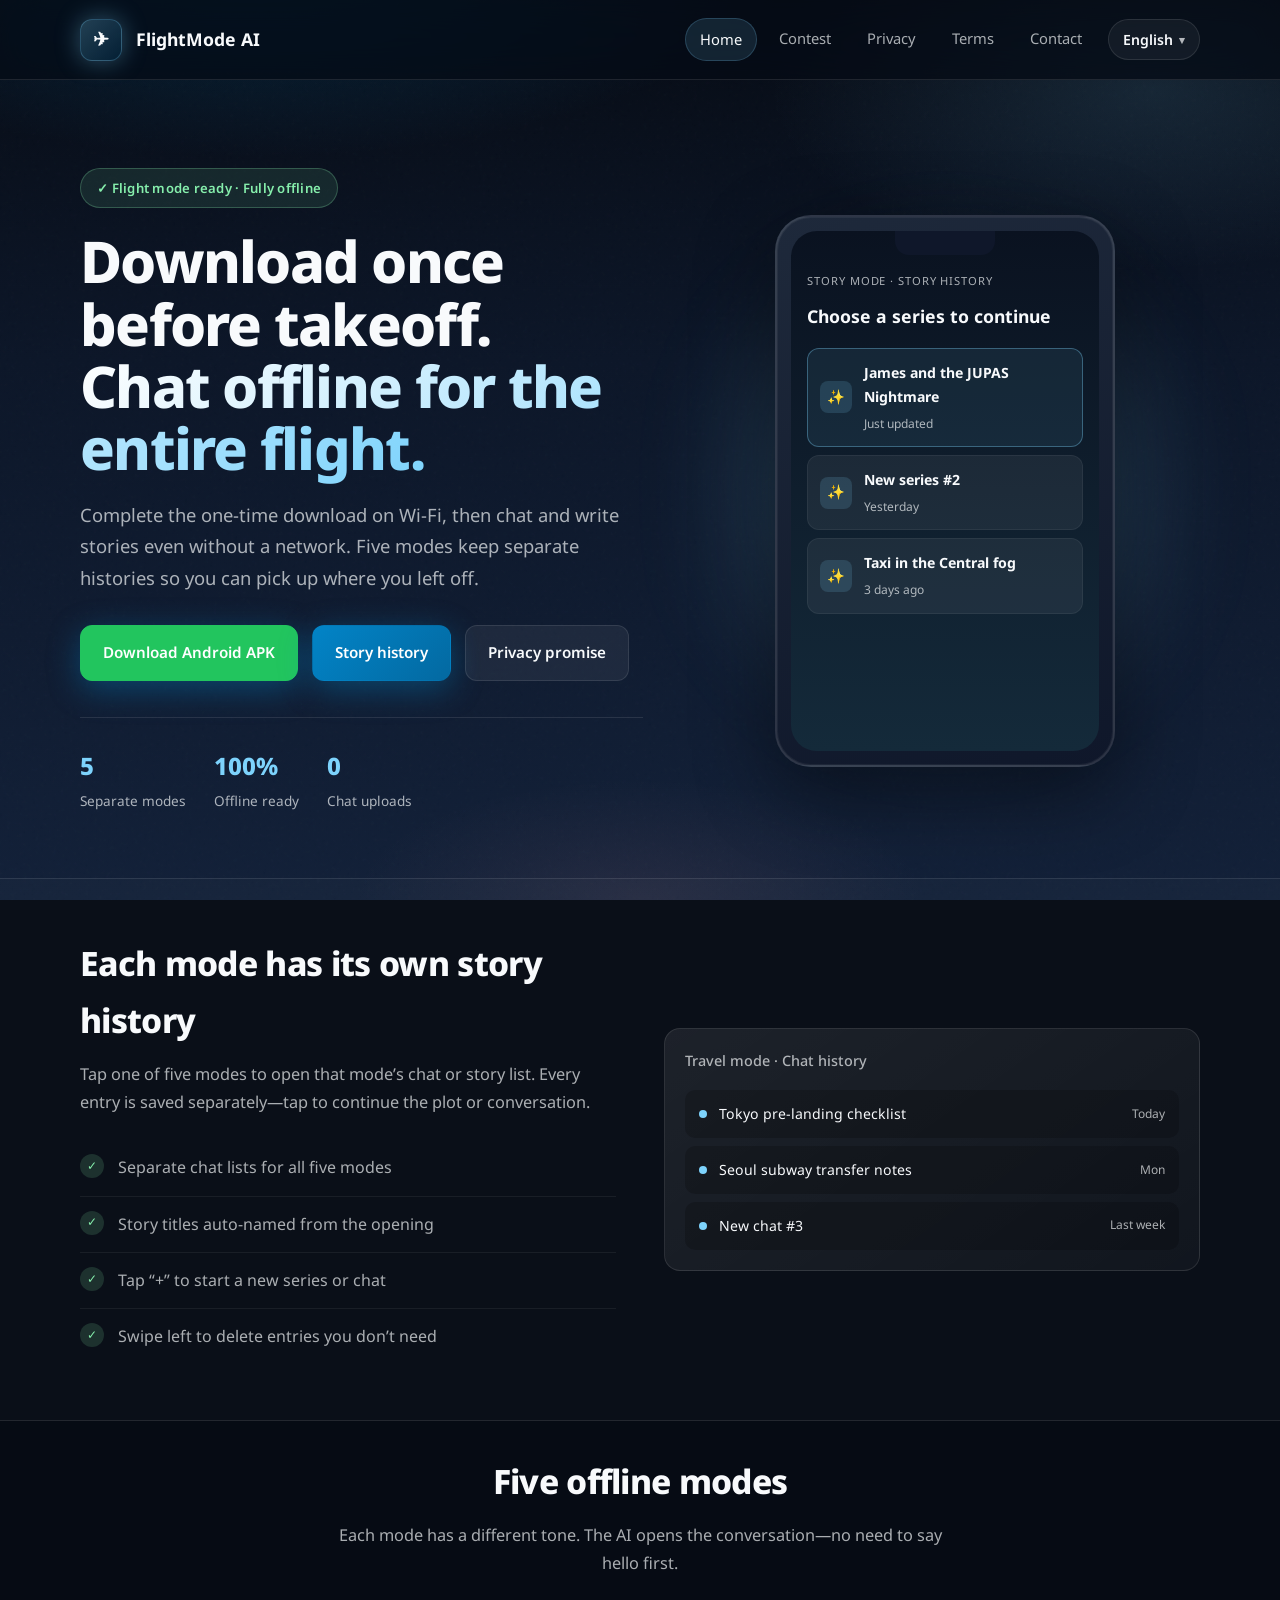
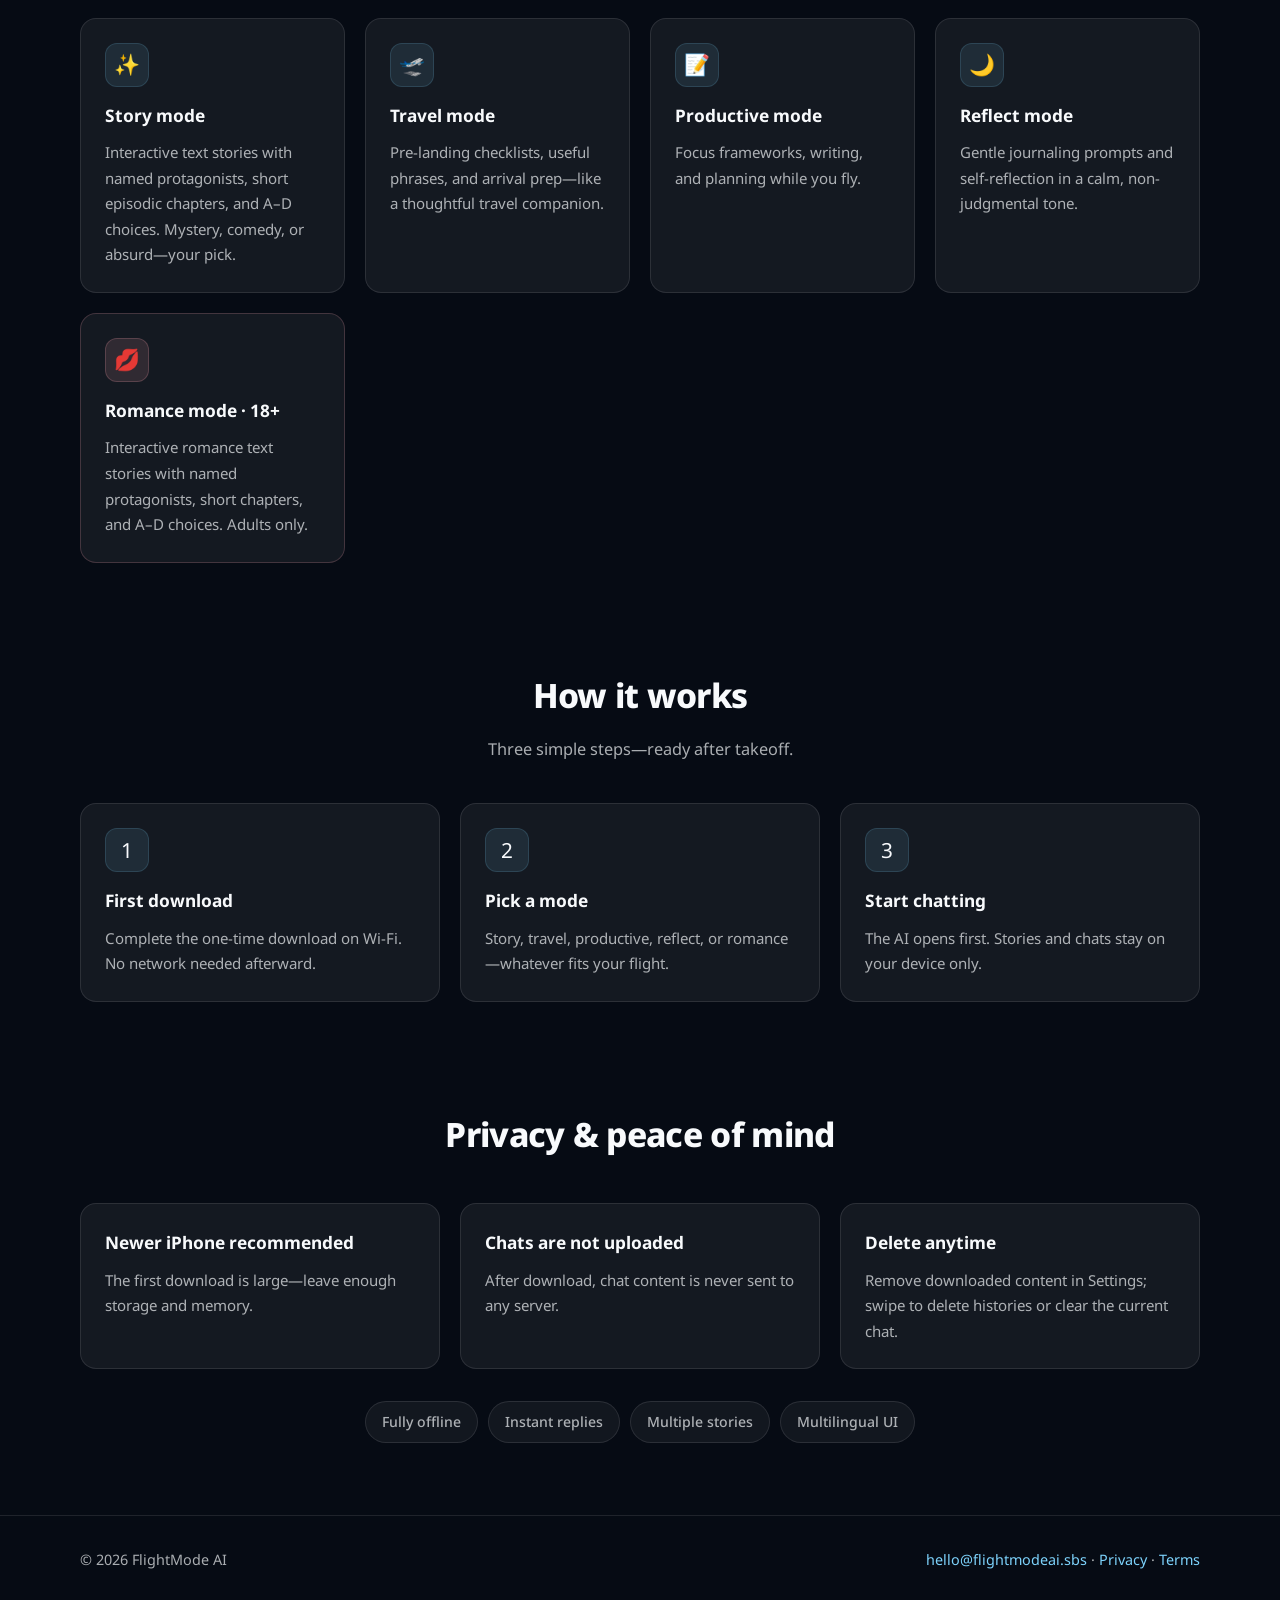
<file: index.html>
<!DOCTYPE html>
<html lang="en">
<head>
  <meta charset="UTF-8">
  <meta name="viewport" content="width=device-width, initial-scale=1.0">
  <meta name="description" content="FlightMode AI — offline chat for your flight. Download once before takeoff, then chat and interactive stories with no network.">
  <meta name="robots" content="index, follow">
  <link rel="canonical" href="https://flightmodeai.sbs/">
  <meta property="og:type" content="website">
  <meta property="og:url" content="https://flightmodeai.sbs/">
  <meta property="og:title" content="FlightMode AI">
  <meta property="og:description" content="Offline chat for your flight. Download once before takeoff, then chat and write interactive stories with no network.">
  <meta name="twitter:card" content="summary">
  <title>FlightMode AI</title>
  <script>
  (function () {
    var S = ["en", "zh-Hans", "zh-Hant", "ja"];
    var k = "flightmode-site-lang";
    var s = localStorage.getItem(k);
    if (!s || S.indexOf(s) === -1) {
      var ls = navigator.languages && navigator.languages.length ? navigator.languages : [navigator.language || "en"];
      for (var i = 0; i < ls.length; i++) {
        var l = String(ls[i] || "").toLowerCase();
        if (l.indexOf("ja") === 0) { s = "ja"; break; }
        if (l.indexOf("zh") === 0) {
          s = (l.indexOf("hant") !== -1 || l.indexOf("tw") !== -1 || l.indexOf("hk") !== -1 || l.indexOf("mo") !== -1) ? "zh-Hant" : "zh-Hans";
          break;
        }
        if (l.indexOf("en") === 0) { s = "en"; break; }
      }
      s = s || "en";
    }
    document.documentElement.lang = s;
    document.documentElement.dataset.lang = s;
  })();
  </script>
  <link rel="stylesheet" href="styles.css">
</head>
<body data-page="index">
  <header class="site-header">
    <div class="wrap header-inner">
      <a class="brand" href="index.html">
        <span class="brand-icon">✈︎</span>
        <span data-i18n="brand.name">FlightMode AI</span>
      </a>
      <div class="header-actions">
        <nav>
          <a class="active" href="index.html" data-i18n="nav.home">Home</a>
          <a href="contest.html" data-i18n="nav.contest">Contest</a>
          <a href="privacy.html" data-i18n="nav.privacy">Privacy</a>
          <a href="terms.html" data-i18n="nav.terms">Terms</a>
          <a href="contact.html" data-i18n="nav.contact">Contact</a>
        </nav>
        <div class="lang-switcher">
          <button type="button" class="lang-toggle" id="langToggle" aria-haspopup="listbox" aria-expanded="false" aria-label="Language">
            <span class="lang-current">English</span>
            <span class="lang-chevron" aria-hidden="true">▾</span>
          </button>
          <ul class="lang-menu" id="langMenu" role="listbox" hidden>
            <li><button type="button" role="option" data-lang="en">English</button></li>
            <li><button type="button" role="option" data-lang="zh-Hans">简体中文</button></li>
            <li><button type="button" role="option" data-lang="zh-Hant">繁體中文</button></li>
            <li><button type="button" role="option" data-lang="ja">日本語</button></li>
          </ul>
        </div>
      </div>
    </div>
  </header>

  <main>
    <section class="hero">
      <div class="wrap hero-grid">
        <div>
          <div class="eyebrow" data-i18n="index.hero.eyebrow">✓ Flight mode ready · Fully offline</div>
          <h1 data-i18n-html="index.hero.title">Download once before takeoff.<br><span class="gradient">Chat offline for the entire flight.</span></h1>
          <p class="lead" data-i18n="index.hero.lead">
            Complete the one-time download on Wi‑Fi, then chat and write stories even without a network. Five modes keep separate histories so you can pick up where you left off.
          </p>
          <div class="cta-row">
            <a class="button primary" href="app-debug.apk" download style="background: #22c55e; border-color: #22c55e;">Download Android APK</a>
            <a class="button primary" href="#history" data-i18n="index.hero.ctaHistory">Story history</a>
            <a class="button secondary" href="privacy.html" data-i18n="index.hero.ctaPrivacy">Privacy promise</a>
          </div>
          <div class="hero-stats">
            <div class="stat"><strong>5</strong><span data-i18n="index.hero.statModes">Separate modes</span></div>
            <div class="stat"><strong>100%</strong><span data-i18n="index.hero.statOffline">Offline ready</span></div>
            <div class="stat"><strong>0</strong><span data-i18n="index.hero.statUpload">Chat uploads</span></div>
          </div>
        </div>

        <div class="phone-mock">
          <div class="phone-glow"></div>
          <div class="phone-frame">
            <div class="phone-screen">
              <div class="phone-notch"></div>
              <div class="phone-label" data-i18n="index.phone.label">Story mode · Story history</div>
              <div class="phone-title" data-i18n="index.phone.title">Choose a series to continue</div>
              <div class="phone-item active">
                <div class="phone-item-icon">✨</div>
                <div class="phone-item-text">
                  <strong data-i18n="index.phone.item1.title">James and the JUPAS Nightmare</strong>
                  <span data-i18n="index.phone.item1.time">Just updated</span>
                </div>
              </div>
              <div class="phone-item">
                <div class="phone-item-icon">✨</div>
                <div class="phone-item-text">
                  <strong data-i18n="index.phone.item2.title">New series #2</strong>
                  <span data-i18n="index.phone.item2.time">Yesterday</span>
                </div>
              </div>
              <div class="phone-item">
                <div class="phone-item-icon">✨</div>
                <div class="phone-item-text">
                  <strong data-i18n="index.phone.item3.title">Taxi in the Central fog</strong>
                  <span data-i18n="index.phone.item3.time">3 days ago</span>
                </div>
              </div>
            </div>
          </div>
        </div>
      </div>
    </section>

    <section class="feature-band" id="history">
      <div class="wrap feature-split">
        <div>
          <h2 class="section-title" data-i18n="index.history.title">Each mode has its own story history</h2>
          <p class="section-sub" style="text-align: left;" data-i18n="index.history.sub">
            Tap one of five modes to open that mode’s chat or story list. Every entry is saved separately—tap to continue the plot or conversation.
          </p>
          <ul class="feature-list">
            <li><span class="check">✓</span> <span data-i18n="index.history.f1">Separate chat lists for all five modes</span></li>
            <li><span class="check">✓</span> <span data-i18n="index.history.f2">Story titles auto-named from the opening</span></li>
            <li><span class="check">✓</span> <span data-i18n="index.history.f3">Tap “+” to start a new series or chat</span></li>
            <li><span class="check">✓</span> <span data-i18n="index.history.f4">Swipe left to delete entries you don’t need</span></li>
          </ul>
        </div>
        <div class="history-preview">
          <h4 data-i18n="index.history.preview.title">Travel mode · Chat history</h4>
          <div class="history-row">
            <span class="history-dot"></span>
            <span data-i18n="index.history.preview.r1">Tokyo pre-landing checklist</span>
            <time data-i18n="index.history.preview.r1.time">Today</time>
          </div>
          <div class="history-row">
            <span class="history-dot"></span>
            <span data-i18n="index.history.preview.r2">Seoul subway transfer notes</span>
            <time data-i18n="index.history.preview.r2.time">Mon</time>
          </div>
          <div class="history-row">
            <span class="history-dot"></span>
            <span data-i18n="index.history.preview.r3">New chat #3</span>
            <time data-i18n="index.history.preview.r3.time">Last week</time>
          </div>
        </div>
      </div>
    </section>

    <section id="modes">
      <div class="wrap">
        <div class="section-head">
          <h2 class="section-title" data-i18n="index.modes.title">Five offline modes</h2>
          <p class="section-sub" data-i18n="index.modes.sub">Each mode has a different tone. The AI opens the conversation—no need to say hello first.</p>
        </div>
        <div class="modes">
          <article class="card">
            <div class="icon">✨</div>
            <h3 data-i18n="index.modes.story.title">Story mode</h3>
            <p data-i18n="index.modes.story.desc">Interactive text stories with named protagonists, short episodic chapters, and A–D choices.</p>
          </article>
          <article class="card">
            <div class="icon">🛫</div>
            <h3 data-i18n="index.modes.travel.title">Travel mode</h3>
            <p data-i18n="index.modes.travel.desc">Pre-landing checklists, useful phrases, and arrival prep—like a thoughtful travel companion.</p>
          </article>
          <article class="card">
            <div class="icon">📝</div>
            <h3 data-i18n="index.modes.productive.title">Productive mode</h3>
            <p data-i18n="index.modes.productive.desc">Focus frameworks, writing, and planning while you fly.</p>
          </article>
          <article class="card">
            <div class="icon">🌙</div>
            <h3 data-i18n="index.modes.reflect.title">Reflect mode</h3>
            <p data-i18n="index.modes.reflect.desc">Gentle journaling prompts and self-reflection in a calm, non-judgmental tone.</p>
          </article>
          <article class="card adult">
            <div class="icon">💋</div>
            <h3 data-i18n="index.modes.romance.title">Romance mode · 18+</h3>
            <p data-i18n="index.modes.romance.desc">Interactive romance text stories with named protagonists, short chapters, and A–D choices. Adults only.</p>
          </article>
        </div>
      </div>
    </section>

    <section id="how-it-works">
      <div class="wrap">
        <div class="section-head">
          <h2 class="section-title" data-i18n="index.how.title">How it works</h2>
          <p class="section-sub" data-i18n="index.how.sub">Three simple steps—ready after takeoff.</p>
        </div>
        <div class="grid-3">
          <article class="card">
            <div class="icon">1</div>
            <h3 data-i18n="index.how.s1.title">First download</h3>
            <p data-i18n="index.how.s1.desc">Complete the one-time download on Wi‑Fi. No network needed afterward.</p>
          </article>
          <article class="card">
            <div class="icon">2</div>
            <h3 data-i18n="index.how.s2.title">Pick a mode</h3>
            <p data-i18n="index.how.s2.desc">Story, travel, productive, reflect, or romance—whatever fits your flight.</p>
          </article>
          <article class="card">
            <div class="icon">3</div>
            <h3 data-i18n="index.how.s3.title">Start chatting</h3>
            <p data-i18n="index.how.s3.desc">The AI opens first. Stories and chats stay on your device only.</p>
          </article>
        </div>
      </div>
    </section>

    <section>
      <div class="wrap">
        <div class="section-head">
          <h2 class="section-title" data-i18n="index.trust.title">Privacy & peace of mind</h2>
        </div>
        <div class="grid-3">
          <article class="card">
            <h3 data-i18n="index.trust.s1.title">Newer device recommended</h3>
            <p data-i18n="index.trust.s1.desc">The first download is large—leave enough storage and memory.</p>
          </article>
          <article class="card">
            <h3 data-i18n="index.trust.s2.title">Chats are not uploaded</h3>
            <p data-i18n="index.trust.s2.desc">After download, chat content is never sent to any server.</p>
          </article>
          <article class="card">
            <h3 data-i18n="index.trust.s3.title">Delete anytime</h3>
            <p data-i18n="index.trust.s3.desc">Remove downloaded content in Settings; swipe to delete histories or clear the current chat.</p>
          </article>
        </div>
        <div class="pill-row" style="margin-top: 32px;">
          <span class="pill" data-i18n="index.pill.offline">Fully offline</span>
          <span class="pill" data-i18n="index.pill.instant">Instant replies</span>
          <span class="pill" data-i18n="index.pill.multi">Multiple stories</span>
          <span class="pill" data-i18n="index.pill.lang">Multilingual UI</span>
        </div>
      </div>
    </section>
  </main>

  <footer class="site-footer">
    <div class="wrap">
      <span data-i18n="footer.copyright">© 2026 FlightMode AI</span>
      <span>
        <a href="mailto:hello@flightmodeai.sbs">hello@flightmodeai.sbs</a> ·
        <a href="privacy.html" data-i18n="footer.privacy">Privacy</a> ·
        <a href="terms.html" data-i18n="footer.terms">Terms</a>
      </span>
    </div>
  </footer>
  <script src="i18n.js"></script>
</body>
</html>
</file>
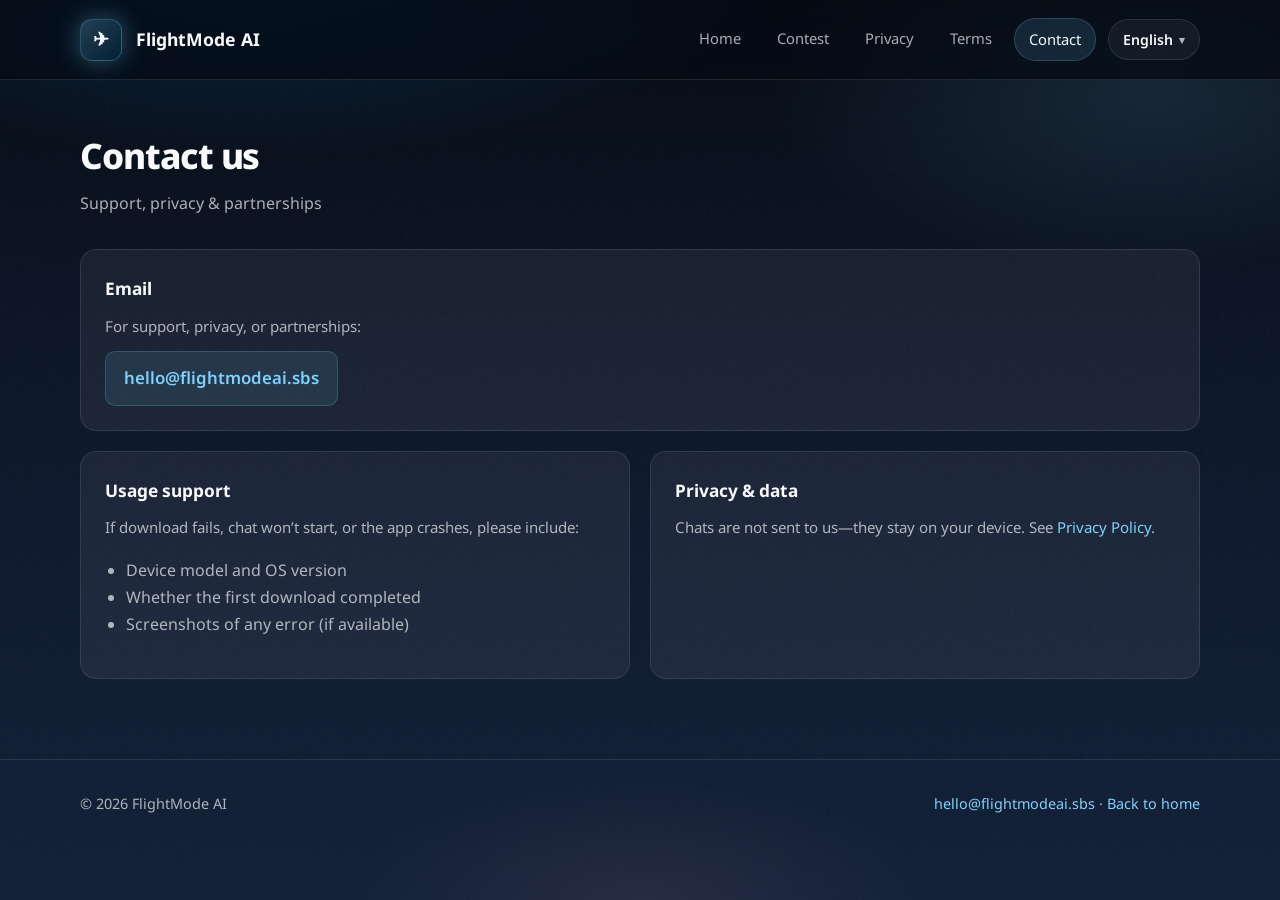
<file: contact.html>
<!DOCTYPE html>
<html lang="en">
<head>
  <meta charset="UTF-8">
  <meta name="viewport" content="width=device-width, initial-scale=1.0">
  <title>Contact · FlightMode AI</title>
  <script>
  (function () {
    var S = ["en", "zh-Hans", "zh-Hant", "ja"];
    var k = "flightmode-site-lang";
    var s = localStorage.getItem(k);
    if (!s || S.indexOf(s) === -1) {
      var ls = navigator.languages && navigator.languages.length ? navigator.languages : [navigator.language || "en"];
      for (var i = 0; i < ls.length; i++) {
        var l = String(ls[i] || "").toLowerCase();
        if (l.indexOf("ja") === 0) { s = "ja"; break; }
        if (l.indexOf("zh") === 0) {
          s = (l.indexOf("hant") !== -1 || l.indexOf("tw") !== -1 || l.indexOf("hk") !== -1 || l.indexOf("mo") !== -1) ? "zh-Hant" : "zh-Hans";
          break;
        }
        if (l.indexOf("en") === 0) { s = "en"; break; }
      }
      s = s || "en";
    }
    document.documentElement.lang = s;
    document.documentElement.dataset.lang = s;
  })();
  </script>
  <link rel="stylesheet" href="styles.css">
</head>
<body data-page="contact">
  <header class="site-header">
    <div class="wrap header-inner">
      <a class="brand" href="index.html">
        <span class="brand-icon">✈︎</span>
        <span data-i18n="brand.name">FlightMode AI</span>
      </a>
      <div class="header-actions">
        <nav>
          <a href="index.html" data-i18n="nav.home">Home</a>
          <a href="contest.html" data-i18n="nav.contest">Contest</a>
          <a href="privacy.html" data-i18n="nav.privacy">Privacy</a>
          <a href="terms.html" data-i18n="nav.terms">Terms</a>
          <a class="active" href="contact.html" data-i18n="nav.contact">Contact</a>
        </nav>
        <div class="lang-switcher">
          <button type="button" class="lang-toggle" id="langToggle" aria-haspopup="listbox" aria-expanded="false" aria-label="Language">
            <span class="lang-current">English</span>
            <span class="lang-chevron" aria-hidden="true">▾</span>
          </button>
          <ul class="lang-menu" id="langMenu" role="listbox" hidden>
            <li><button type="button" role="option" data-lang="en">English</button></li>
            <li><button type="button" role="option" data-lang="zh-Hans">简体中文</button></li>
            <li><button type="button" role="option" data-lang="zh-Hant">繁體中文</button></li>
            <li><button type="button" role="option" data-lang="ja">日本語</button></li>
          </ul>
        </div>
      </div>
    </div>
  </header>

  <main class="content-page">
    <div class="wrap">
      <h1 data-i18n="contact.title">Contact us</h1>
      <p class="meta" data-i18n="contact.meta">Support, privacy & partnerships</p>

      <article class="card" style="margin-bottom: 20px;">
        <h3 data-i18n="contact.email.title">Email</h3>
        <p data-i18n="contact.email.p">For support, privacy, or partnerships:</p>
        <a class="contact-email" href="mailto:hello@flightmodeai.sbs">hello@flightmodeai.sbs</a>
      </article>

      <div class="grid-2">
        <article class="card">
          <h3 data-i18n="contact.support.title">Usage support</h3>
          <p data-i18n="contact.support.p">If download fails, chat won’t start, or the app crashes, please include:</p>
          <ul>
            <li data-i18n="contact.support.li1"></li>
            <li data-i18n="contact.support.li2"></li>
            <li data-i18n="contact.support.li3"></li>
          </ul>
        </article>

        <article class="card">
          <h3 data-i18n="contact.privacy.title">Privacy & data</h3>
          <p data-i18n-html="contact.privacy.p"></p>
        </article>
      </div>
    </div>
  </main>

  <footer class="site-footer">
    <div class="wrap">
      <span data-i18n="footer.copyright">© 2026 FlightMode AI</span>
      <span>
        <a href="mailto:hello@flightmodeai.sbs">hello@flightmodeai.sbs</a> ·
        <a href="index.html" data-i18n="footer.backHome">Back to home</a>
      </span>
    </div>
  </footer>
  <script src="i18n.js"></script>
</body>
</html>
</file>
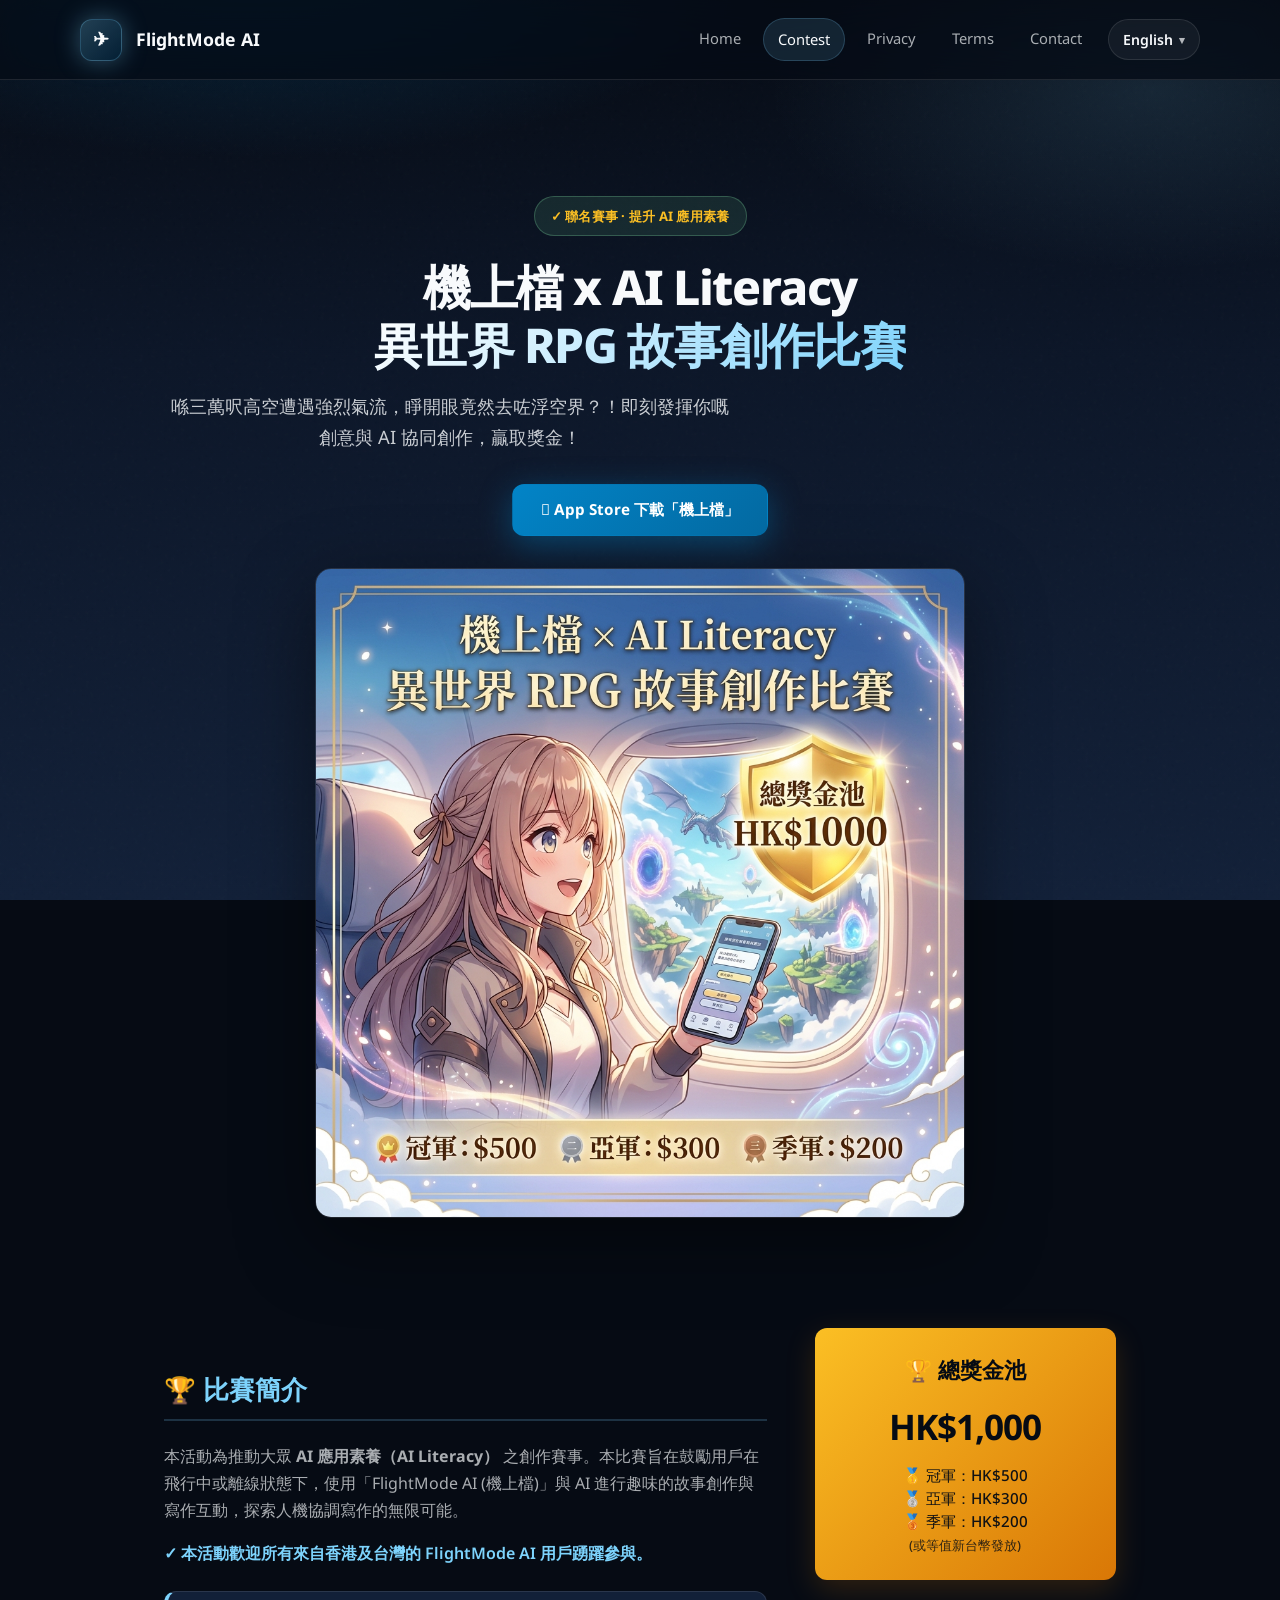
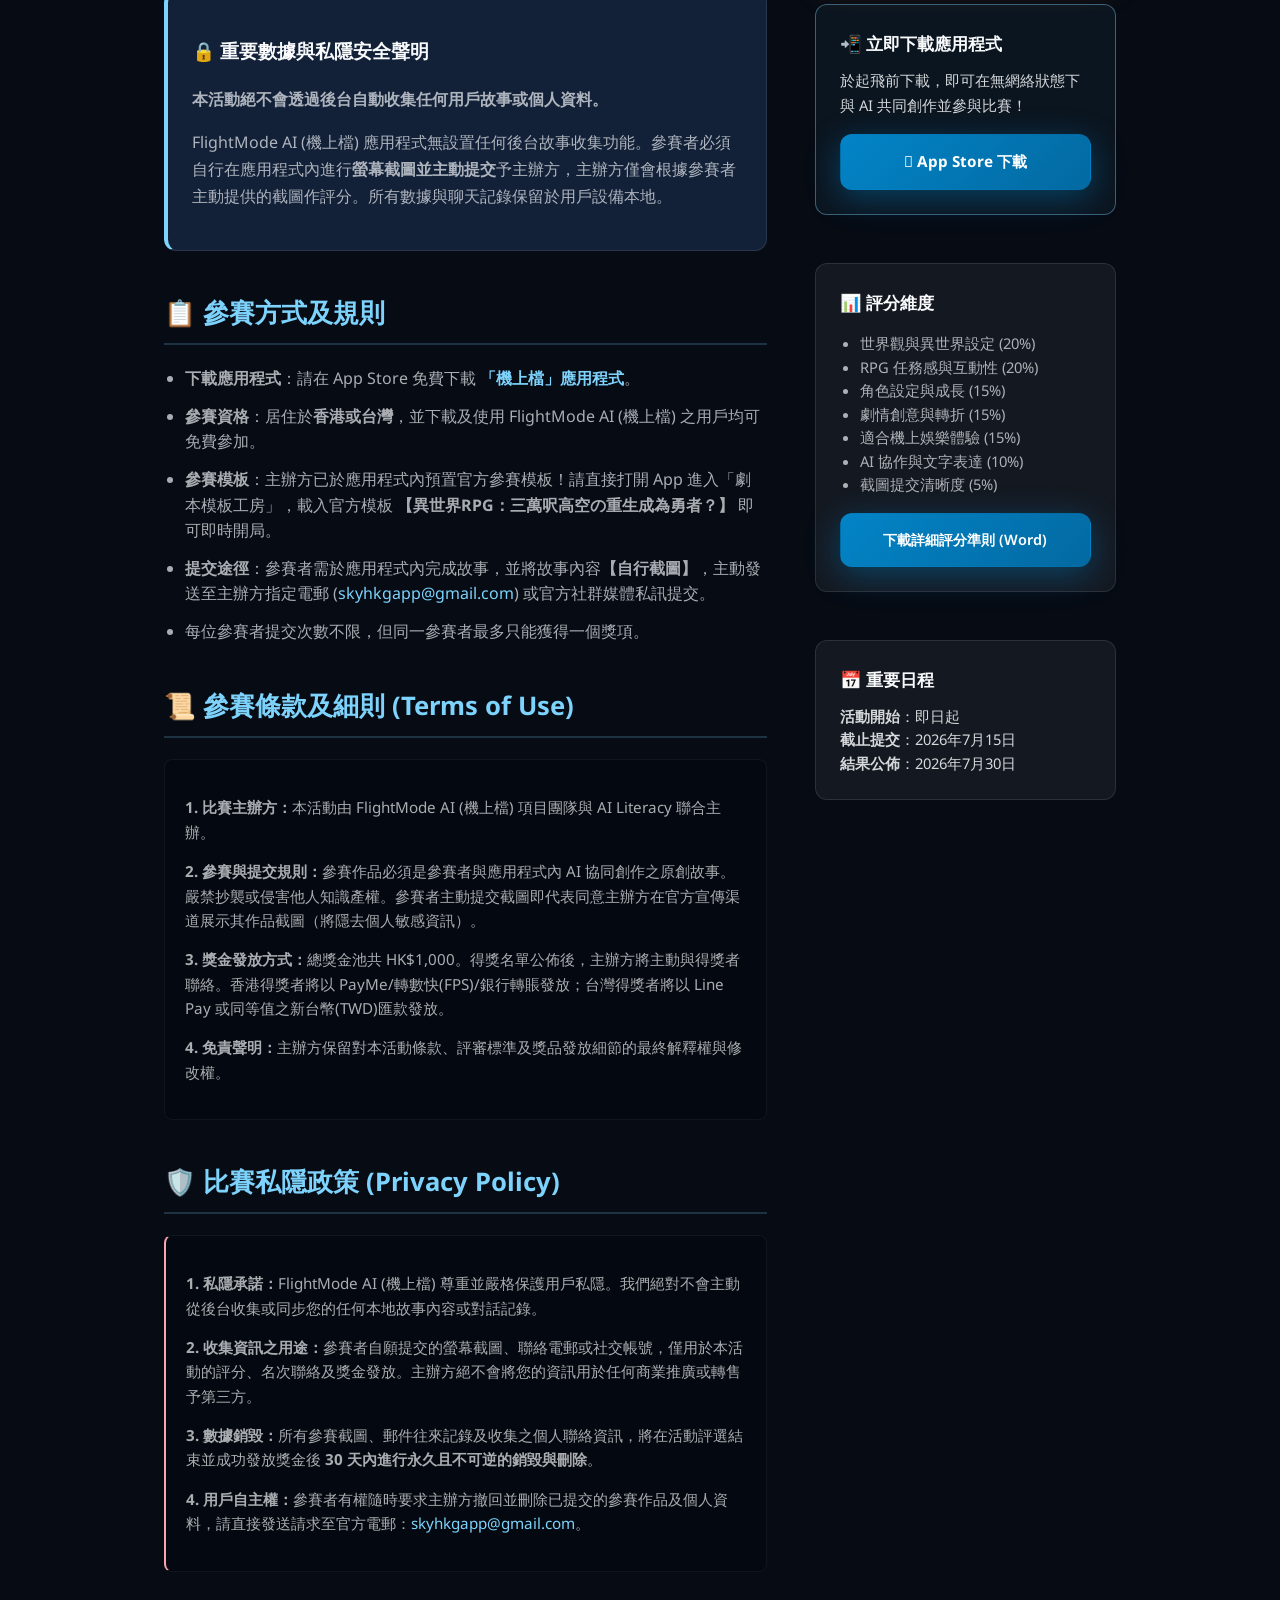
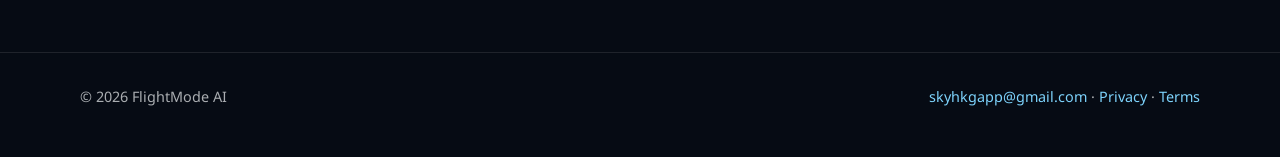
<file: contest.html>
<!DOCTYPE html>
<html lang="zh-Hant">
<head>
  <meta charset="UTF-8">
  <meta name="viewport" content="width=device-width, initial-scale=1.0">
  <meta name="description" content="機上檔 x AI Literacy: 異世界 RPG 故事創作比賽。在應用內創作互動故事，屏幕截圖並提交，贏取 HK$1000 獎金。港台用戶均可參加。">
  <title>異世界 RPG 故事創作比賽 · FlightMode AI</title>
  <link rel="stylesheet" href="styles.css">
  <style>
    /* Custom container adjustments for a clean, single-language page */
    .contest-container {
      max-width: 1000px;
      margin: 0 auto;
      padding: 0 24px;
    }
    .contest-hero {
      padding: 60px 0 30px;
      text-align: center;
    }
    .contest-hero h1 {
      font-size: clamp(2rem, 5vw, 3rem);
      font-weight: 800;
      margin-bottom: 16px;
      line-height: 1.2;
    }
    .contest-poster {
      max-width: min(100%, 650px);
      border-radius: 16px;
      box-shadow: 0 24px 80px rgba(0, 0, 0, 0.45);
      border: 1px solid rgba(255, 255, 255, 0.1);
      margin: 32px auto;
      display: block;
    }
    .contest-grid {
      display: grid;
      grid-template-columns: 2fr 1fr;
      gap: 48px;
      margin-top: 48px;
    }
    .contest-main-content h2 {
      font-size: 1.6rem;
      border-bottom: 2px solid rgba(125, 211, 252, 0.2);
      padding-bottom: 8px;
      margin-top: 40px;
      color: #7dd3fc;
    }
    .contest-callout {
      background: #122038;
      border: 1px solid rgba(255, 255, 255, 0.1);
      border-left: 4px solid #7dd3fc;
      padding: 24px;
      border-radius: 12px;
      margin: 24px 0;
    }
    .contest-prize-badge {
      background: linear-gradient(135deg, #fbbf24 0%, #d97706 100%);
      color: #060b14;
      font-weight: 800;
      padding: 24px;
      border-radius: 12px;
      text-align: center;
      font-size: 1.35rem;
      box-shadow: 0 10px 30px rgba(217, 119, 6, 0.2);
    }
    .contest-sidebar .card {
      padding: 24px;
      background: rgba(255, 255, 255, 0.06);
      border: 1px solid rgba(255, 255, 255, 0.1);
      border-radius: 12px;
      margin-bottom: 24px;
    }
    .bullet-list {
      padding-left: 20px;
      margin: 12px 0;
    }
    .bullet-list li {
      margin-bottom: 12px;
      line-height: 1.6;
    }
    .meta-list {
      list-style: none;
      padding: 0;
    }
    .meta-list li {
      margin-bottom: 8px;
      font-size: 0.95rem;
    }
    .policy-box {
      background: rgba(0, 0, 0, 0.2);
      border: 1px solid rgba(255, 255, 255, 0.05);
      border-radius: 8px;
      padding: 20px;
      margin-top: 16px;
      font-size: 0.95rem;
      line-height: 1.6;
    }
    @media (max-width: 900px) {
      .contest-grid {
        grid-template-columns: 1fr;
        gap: 32px;
      }
      .contest-poster {
        max-width: 100%;
      }
    }
  </style>
</head>
<body data-page="contest">
  <header class="site-header">
    <div class="wrap header-inner">
      <a class="brand" href="index.html">
        <span class="brand-icon">✈︎</span>
        <span data-i18n="brand.name">FlightMode AI</span>
      </a>
      <div class="header-actions">
        <nav>
          <a href="index.html" data-i18n="nav.home">Home</a>
          <a class="active" href="contest.html" data-i18n="nav.contest">Contest</a>
          <a href="privacy.html" data-i18n="nav.privacy">Privacy</a>
          <a href="terms.html" data-i18n="nav.terms">Terms</a>
          <a href="contact.html" data-i18n="nav.contact">Contact</a>
        </nav>
        <!-- Keep the language dropdown for UI integrity, but the main content remains in Traditional Chinese -->
        <div class="lang-switcher">
          <button type="button" class="lang-toggle" id="langToggle" aria-haspopup="listbox" aria-expanded="false" aria-label="Language">
            <span class="lang-current">繁體中文</span>
            <span class="lang-chevron" aria-hidden="true">▾</span>
          </button>
          <ul class="lang-menu" id="langMenu" role="listbox" hidden>
            <li><button type="button" role="option" data-lang="en">English</button></li>
            <li><button type="button" role="option" data-lang="zh-Hans">简体中文</button></li>
            <li><button type="button" role="option" data-lang="zh-Hant">繁體中文</button></li>
            <li><button type="button" role="option" data-lang="ja">日本語</button></li>
          </ul>
        </div>
      </div>
    </div>
  </header>

  <main class="content-page">
    <div class="contest-container">
      <section class="contest-hero">
        <span class="eyebrow" style="color: #fbbf24; font-weight: 700;">✓ 聯名賽事 · 提升 AI 應用素養</span>
        <h1>機上檔 x AI Literacy<br><span class="gradient">異世界 RPG 故事創作比賽</span></h1>
        <p class="lead" style="margin-top: 12px; color: rgba(248, 250, 252, 0.8);">喺三萬呎高空遭遇強烈氣流，睜開眼竟然去咗浮空界？！即刻發揮你嘅創意與 AI 協同創作，贏取獎金！</p>
        <div style="margin: 24px 0 16px;">
          <a class="button primary" href="https://apps.apple.com/hk/app/%E6%A9%9F%E4%B8%8A%E6%AA%94/id6773373925" target="_blank" rel="noopener" style="display: inline-flex; align-items: center; gap: 8px; font-weight: 700; padding: 12px 28px;">
            <span> App Store 下載「機上檔」</span>
          </a>
        </div>
        <img class="contest-poster" src="isekai_contest_poster_hant_1000.png" alt="異世界 RPG 故事創作比賽 宣傳海報">
      </section>

      <div class="contest-grid">
        <div class="contest-main-content">
          <h2>🏆 比賽簡介</h2>
          <p>本活動為推動大眾 <strong>AI 應用素養（AI Literacy）</strong> 之創作賽事。本比賽旨在鼓勵用戶在飛行中或離線狀態下，使用「FlightMode AI (機上檔)」與 AI 進行趣味的故事創作與寫作互動，探索人機協調寫作的無限可能。</p>
          <p style="margin-top: 12px; font-weight: 600; color: #7dd3fc;">✓ 本活動歡迎所有來自香港及台灣的 FlightMode AI 用戶踴躍參與。</p>

          <div class="contest-callout">
            <h3>🔒 重要數據與私隱安全聲明</h3>
            <p><strong>本活動絕不會透過後台自動收集任何用戶故事或個人資料。</strong></p>
            <p>FlightMode AI (機上檔) 應用程式無設置任何後台故事收集功能。參賽者必須自行在應用程式內進行<strong>螢幕截圖並主動提交</strong>予主辦方，主辦方僅會根據參賽者主動提供的截圖作評分。所有數據與聊天記錄保留於用戶設備本地。</p>
          </div>

          <h2>📋 參賽方式及規則</h2>
          <ul class="bullet-list">
            <li><strong>下載應用程式</strong>：請在 App Store 免費下載 <a href="https://apps.apple.com/hk/app/%E6%A9%9F%E4%B8%8A%E6%AA%94/id6773373925" target="_blank" rel="noopener"><strong>「機上檔」應用程式</strong></a>。</li>
            <li><strong>參賽資格</strong>：居住於<strong>香港或台灣</strong>，並下載及使用 FlightMode AI (機上檔) 之用戶均可免費參加。</li>
            <li><strong>參賽模板</strong>：主辦方已於應用程式內預置官方參賽模板！請直接打開 App 進入「劇本模板工房」，載入官方模板 <strong>【異世界RPG：三萬呎高空の重生成為勇者？】</strong> 即可即時開局。</li>
            <li><strong>提交途徑</strong>：參賽者需於應用程式內完成故事，並將故事內容<strong>【自行截圖】</strong>，主動發送至主辦方指定電郵 (<a href="mailto:skyhkgapp@gmail.com">skyhkgapp@gmail.com</a>) 或官方社群媒體私訊提交。</li>
            <li>每位參賽者提交次數不限，但同一參賽者最多只能獲得一個獎項。</li>
          </ul>

          <h2>📜 參賽條款及細則 (Terms of Use)</h2>
          <div class="policy-box">
            <p><strong>1. 比賽主辦方：</strong>本活動由 FlightMode AI (機上檔) 項目團隊與 AI Literacy 聯合主辦。</p>
            <p><strong>2. 參賽與提交規則：</strong>參賽作品必須是參賽者與應用程式內 AI 協同創作之原創故事。嚴禁抄襲或侵害他人知識產權。參賽者主動提交截圖即代表同意主辦方在官方宣傳渠道展示其作品截圖（將隱去個人敏感資訊）。</p>
            <p><strong>3. 獎金發放方式：</strong>總獎金池共 HK$1,000。得獎名單公佈後，主辦方將主動與得獎者聯絡。香港得獎者將以 PayMe/轉數快(FPS)/銀行轉賬發放；台灣得獎者將以 Line Pay 或同等值之新台幣(TWD)匯款發放。</p>
            <p><strong>4. 免責聲明：</strong>主辦方保留對本活動條款、評審標準及獎品發放細節的最終解釋權與修改權。</p>
          </div>

          <h2>🛡️ 比賽私隱政策 (Privacy Policy)</h2>
          <div class="policy-box" style="border-left: 2px solid #fda4af;">
            <p><strong>1. 私隱承諾：</strong>FlightMode AI (機上檔) 尊重並嚴格保護用戶私隱。我們絕對不會主動從後台收集或同步您的任何本地故事內容或對話記錄。</p>
            <p><strong>2. 收集資訊之用途：</strong>參賽者自願提交的螢幕截圖、聯絡電郵或社交帳號，僅用於本活動的評分、名次聯絡及獎金發放。主辦方絕不會將您的資訊用於任何商業推廣或轉售予第三方。</p>
            <p><strong>3. 數據銷毀：</strong>所有參賽截圖、郵件往來記錄及收集之個人聯絡資訊，將在活動評選結束並成功發放獎金後 <strong>30 天內進行永久且不可逆的銷毀與刪除</strong>。</p>
            <p><strong>4. 用戶自主權：</strong>參賽者有權隨時要求主辦方撤回並刪除已提交的參賽作品及個人資料，請直接發送請求至官方電郵：<a href="mailto:skyhkgapp@gmail.com">skyhkgapp@gmail.com</a>。</p>
          </div>
        </div>

        <div class="contest-sidebar">
          <div class="contest-prize-badge">
            🏆 總獎金池<br>
            <strong style="font-size: 2.2rem; display: block; margin: 8px 0; letter-spacing: -1px;">HK$1,000</strong>
            <span style="font-size: 0.95rem; font-weight: 500; opacity: 0.95; line-height: 1.5; display: block;">
              🥇 冠軍：HK$500 <br>
              🥈 亞軍：HK$300 <br>
              🥉 季軍：HK$200 <br>
              <span style="font-size: 0.8rem; opacity: 0.85;">(或等值新台幣發放)</span>
            </span>
          </div>

          <div class="card" style="border: 1px solid rgba(125, 211, 252, 0.4); background: rgba(125, 211, 252, 0.05);">
            <h3>📲 立即下載應用程式</h3>
            <p style="font-size: 0.92rem; margin-bottom: 16px; color: rgba(248, 250, 252, 0.85);">於起飛前下載，即可在無網絡狀態下與 AI 共同創作並參與比賽！</p>
            <a class="button primary" href="https://apps.apple.com/hk/app/%E6%A9%9F%E4%B8%8A%E6%AA%94/id6773373925" target="_blank" rel="noopener" style="display: block; text-align: center; font-weight: 700;"> App Store 下載</a>
          </div>

          <div class="card">
            <h3>📊 評分維度</h3>
            <ul style="padding-left: 20px; font-size: 0.92rem; line-height: 1.6; color: rgba(248, 250, 252, 0.85);">
              <li>世界觀與異世界設定 (20%)</li>
              <li>RPG 任務感與互動性 (20%)</li>
              <li>角色設定與成長 (15%)</li>
              <li>劇情創意與轉折 (15%)</li>
              <li>適合機上娛樂體驗 (15%)</li>
              <li>AI 協作與文字表達 (10%)</li>
              <li>截圖提交清晰度 (5%)</li>
            </ul>
            <a class="button primary" href="isekai_rpg_contest_rubric.docx" style="display: block; text-align: center; margin-top: 16px; font-size: 0.9rem;">下載詳細評分準則 (Word)</a>
          </div>

          <div class="card">
            <h3>📅 重要日程</h3>
            <p style="font-size: 0.92rem; color: rgba(248, 250, 252, 0.85); line-height: 1.6;">
              <strong>活動開始</strong>：即日起<br>
              <strong>截止提交</strong>：2026年7月15日<br>
              <strong>結果公佈</strong>：2026年7月30日
            </p>
          </div>
        </div>
      </div>
    </div>
  </main>

  <footer class="site-footer">
    <div class="wrap">
      <span>© 2026 FlightMode AI</span>
      <span>
        <a href="mailto:skyhkgapp@gmail.com">skyhkgapp@gmail.com</a> ·
        <a href="privacy.html" data-i18n="footer.privacy">Privacy</a> ·
        <a href="terms.html" data-i18n="footer.terms">Terms</a>
      </span>
    </div>
  </footer>

  <script src="i18n.js"></script>
</body>
</html>
</file>
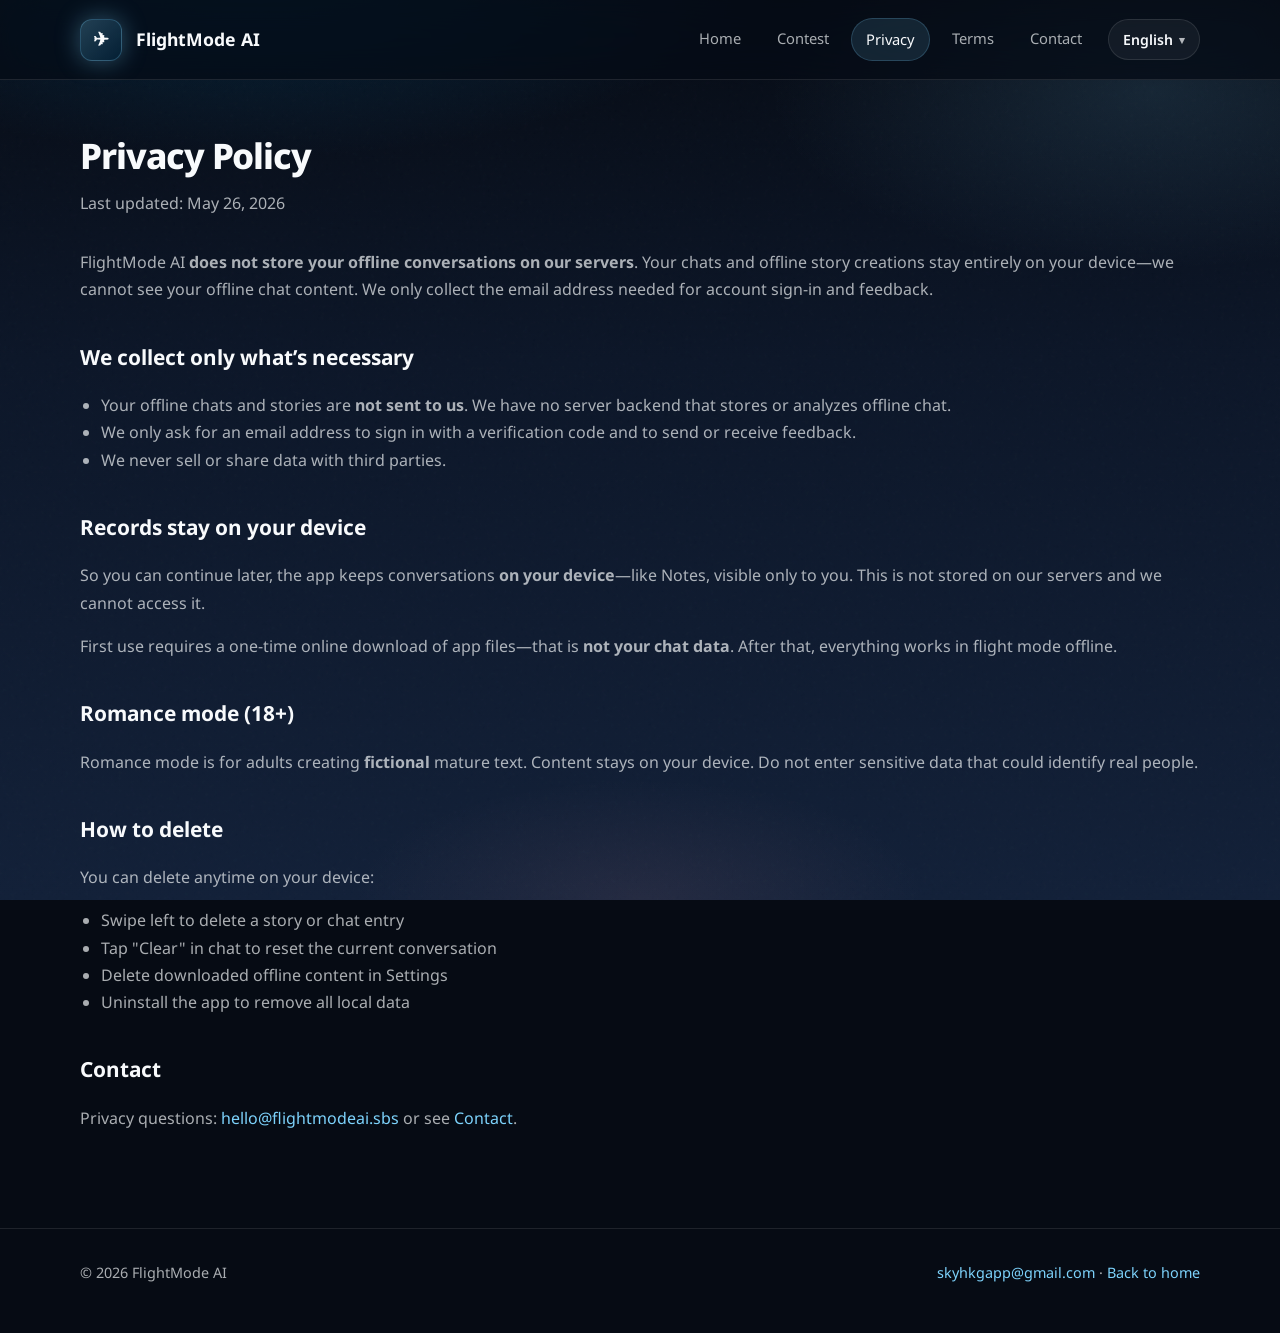
<file: privacy.html>
<!DOCTYPE html>
<html lang="en">
<head>
  <meta charset="UTF-8">
  <meta name="viewport" content="width=device-width, initial-scale=1.0">
  <title>Privacy Policy · FlightMode AI</title>
  <script>
  (function () {
    var S = ["en", "zh-Hans", "zh-Hant", "ja"];
    var k = "flightmode-site-lang";
    var s = localStorage.getItem(k);
    if (!s || S.indexOf(s) === -1) {
      var ls = navigator.languages && navigator.languages.length ? navigator.languages : [navigator.language || "en"];
      for (var i = 0; i < ls.length; i++) {
        var l = String(ls[i] || "").toLowerCase();
        if (l.indexOf("ja") === 0) { s = "ja"; break; }
        if (l.indexOf("zh") === 0) {
          s = (l.indexOf("hant") !== -1 || l.indexOf("tw") !== -1 || l.indexOf("hk") !== -1 || l.indexOf("mo") !== -1) ? "zh-Hant" : "zh-Hans";
          break;
        }
        if (l.indexOf("en") === 0) { s = "en"; break; }
      }
      s = s || "en";
    }
    document.documentElement.lang = s;
    document.documentElement.dataset.lang = s;
  })();
  </script>
  <link rel="stylesheet" href="styles.css">
</head>
<body data-page="privacy">
  <header class="site-header">
    <div class="wrap header-inner">
      <a class="brand" href="index.html">
        <span class="brand-icon">✈︎</span>
        <span data-i18n="brand.name">FlightMode AI</span>
      </a>
      <div class="header-actions">
        <nav>
          <a href="index.html" data-i18n="nav.home">Home</a>
          <a href="contest.html" data-i18n="nav.contest">Contest</a>
          <a class="active" href="privacy.html" data-i18n="nav.privacy">Privacy</a>
          <a href="terms.html" data-i18n="nav.terms">Terms</a>
          <a href="contact.html" data-i18n="nav.contact">Contact</a>
        </nav>
        <div class="lang-switcher">
          <button type="button" class="lang-toggle" id="langToggle" aria-haspopup="listbox" aria-expanded="false" aria-label="Language">
            <span class="lang-current">English</span>
            <span class="lang-chevron" aria-hidden="true">▾</span>
          </button>
          <ul class="lang-menu" id="langMenu" role="listbox" hidden>
            <li><button type="button" role="option" data-lang="en">English</button></li>
            <li><button type="button" role="option" data-lang="zh-Hans">简体中文</button></li>
            <li><button type="button" role="option" data-lang="zh-Hant">繁體中文</button></li>
            <li><button type="button" role="option" data-lang="ja">日本語</button></li>
          </ul>
        </div>
      </div>
    </div>
  </header>

  <main class="content-page">
    <div class="wrap">
      <h1 data-i18n="privacy.title">Privacy Policy</h1>
      <p class="meta" data-i18n="privacy.meta">Last updated: May 26, 2026</p>

      <p data-i18n-html="privacy.intro">FlightMode AI <strong>does not store your offline conversations on our servers</strong>.</p>

      <h2 data-i18n="privacy.s1.title">We collect only what’s necessary</h2>
      <ul>
        <li data-i18n-html="privacy.s1.li1"></li>
        <li data-i18n="privacy.s1.li2"></li>
        <li data-i18n="privacy.s1.li3"></li>
      </ul>

      <h2 data-i18n="privacy.s2.title">Records stay on your device</h2>
      <p data-i18n-html="privacy.s2.p1"></p>
      <p data-i18n-html="privacy.s2.p2"></p>

      <h2 data-i18n="privacy.s3.title">Romance mode (18+)</h2>
      <p data-i18n-html="privacy.s3.p"></p>

      <h2 data-i18n="privacy.s4.title">How to delete</h2>
      <p data-i18n="privacy.s4.p"></p>
      <ul>
        <li data-i18n="privacy.s4.li1"></li>
        <li data-i18n="privacy.s4.li2"></li>
        <li data-i18n="privacy.s4.li3"></li>
        <li data-i18n="privacy.s4.li4"></li>
      </ul>

      <h2 data-i18n="privacy.s5.title">Contact</h2>
      <p data-i18n-html="privacy.s5.p"></p>
    </div>
  </main>

  <footer class="site-footer">
    <div class="wrap">
      <span data-i18n="footer.copyright">© 2026 FlightMode AI</span>
      <span>
        <a href="mailto:skyhkgapp@gmail.com">skyhkgapp@gmail.com</a> ·
        <a href="index.html" data-i18n="footer.backHome">Back to home</a>
      </span>
    </div>
  </footer>
  <script src="i18n.js"></script>
</body>
</html>
</file>
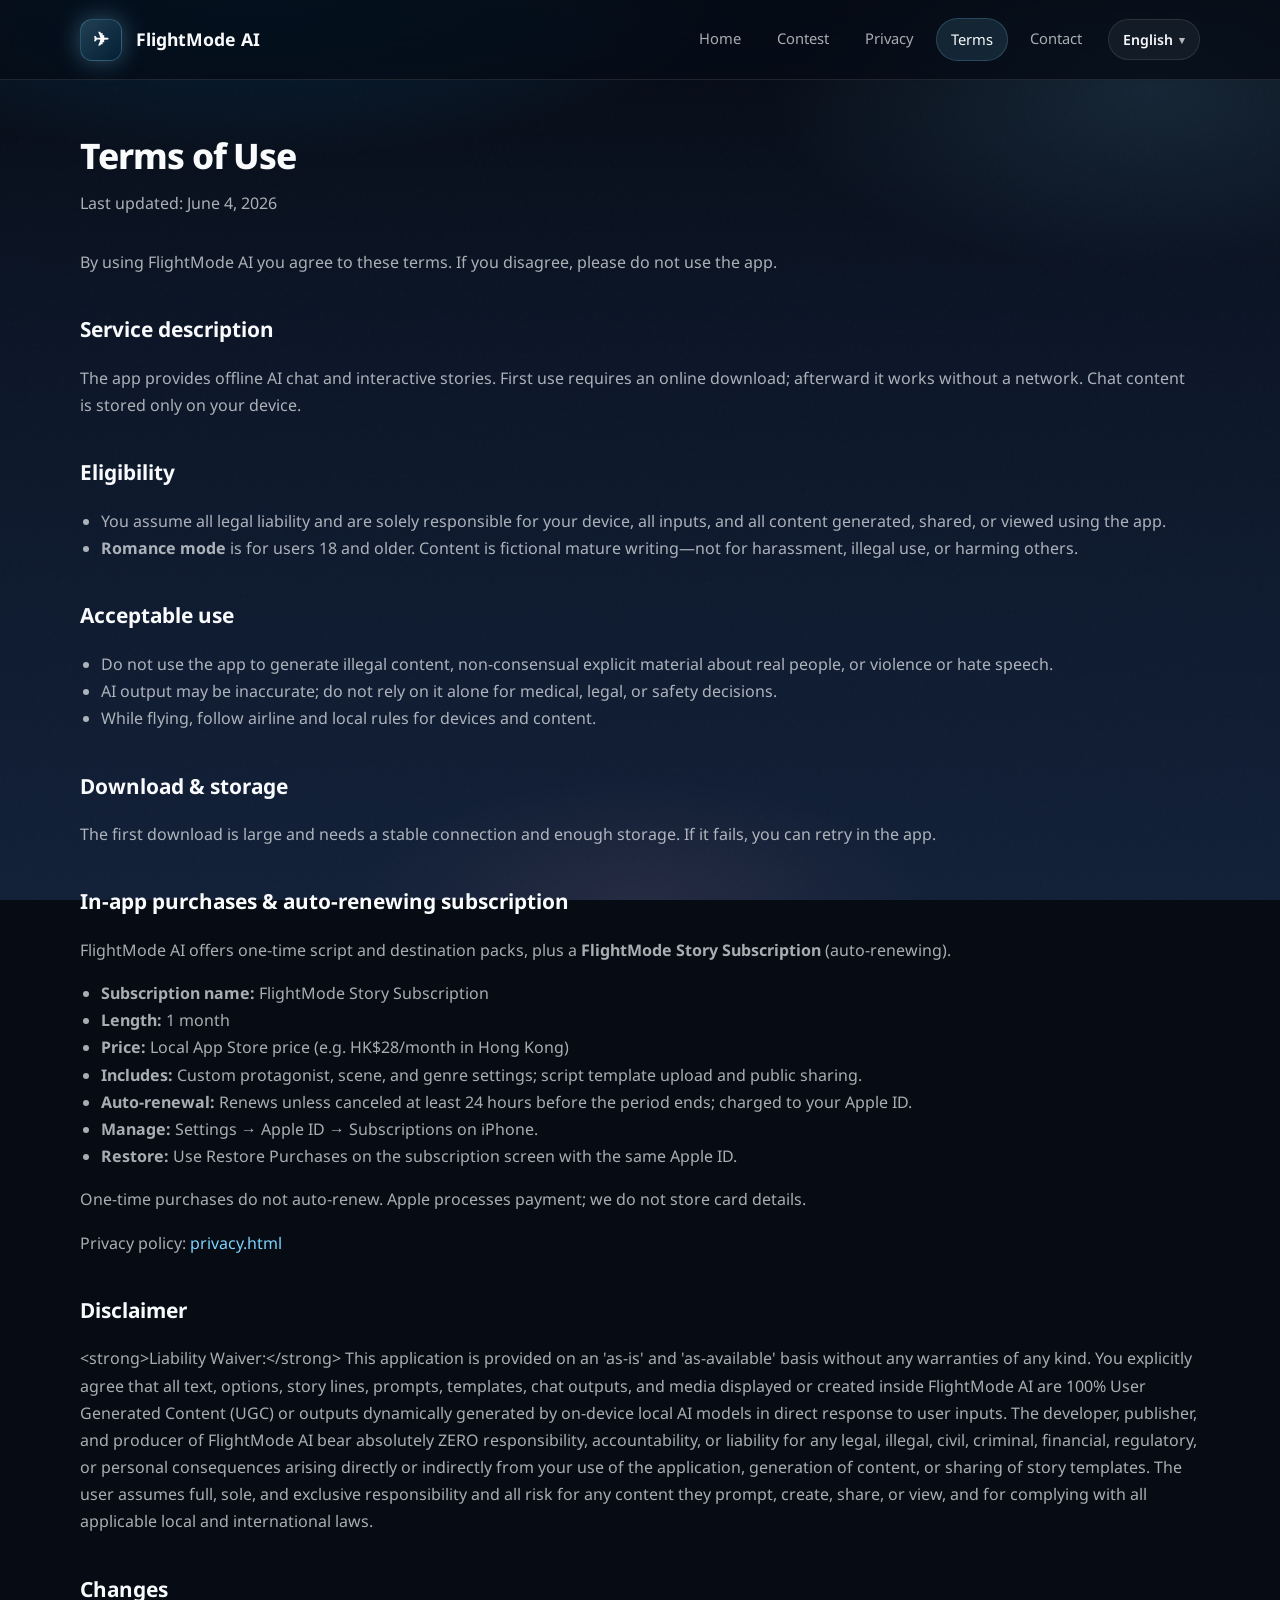
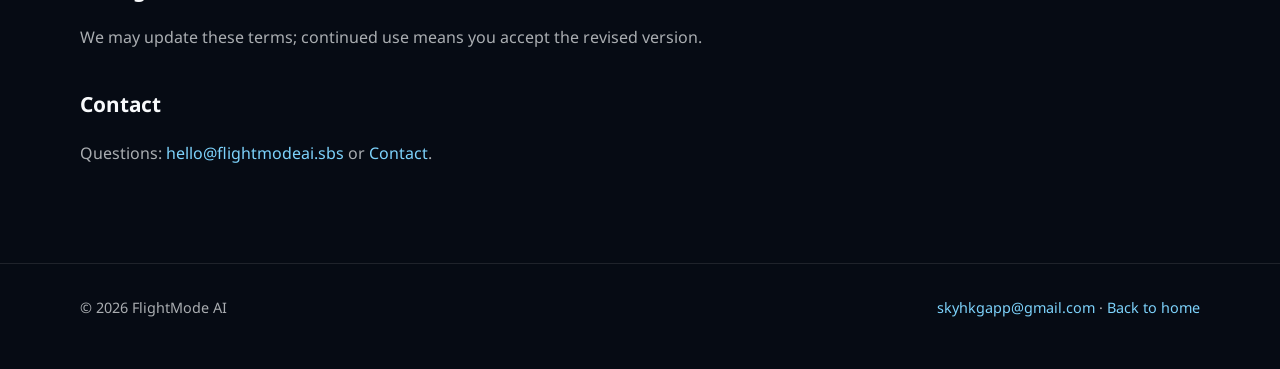
<file: terms.html>
<!DOCTYPE html>
<html lang="en">
<head>
  <meta charset="UTF-8">
  <meta name="viewport" content="width=device-width, initial-scale=1.0">
  <title>Terms of Use · FlightMode AI</title>
  <script>
  (function () {
    var S = ["en", "zh-Hans", "zh-Hant", "ja"];
    var k = "flightmode-site-lang";
    var s = localStorage.getItem(k);
    if (!s || S.indexOf(s) === -1) {
      var ls = navigator.languages && navigator.languages.length ? navigator.languages : [navigator.language || "en"];
      for (var i = 0; i < ls.length; i++) {
        var l = String(ls[i] || "").toLowerCase();
        if (l.indexOf("ja") === 0) { s = "ja"; break; }
        if (l.indexOf("zh") === 0) {
          s = (l.indexOf("hant") !== -1 || l.indexOf("tw") !== -1 || l.indexOf("hk") !== -1 || l.indexOf("mo") !== -1) ? "zh-Hant" : "zh-Hans";
          break;
        }
        if (l.indexOf("en") === 0) { s = "en"; break; }
      }
      s = s || "en";
    }
    document.documentElement.lang = s;
    document.documentElement.dataset.lang = s;
  })();
  </script>
  <link rel="stylesheet" href="styles.css">
</head>
<body data-page="terms">
  <header class="site-header">
    <div class="wrap header-inner">
      <a class="brand" href="index.html">
        <span class="brand-icon">✈︎</span>
        <span data-i18n="brand.name">FlightMode AI</span>
      </a>
      <div class="header-actions">
        <nav>
          <a href="index.html" data-i18n="nav.home">Home</a>
          <a href="contest.html" data-i18n="nav.contest">Contest</a>
          <a href="privacy.html" data-i18n="nav.privacy">Privacy</a>
          <a class="active" href="terms.html" data-i18n="nav.terms">Terms</a>
          <a href="contact.html" data-i18n="nav.contact">Contact</a>
        </nav>
        <div class="lang-switcher">
          <button type="button" class="lang-toggle" id="langToggle" aria-haspopup="listbox" aria-expanded="false" aria-label="Language">
            <span class="lang-current">English</span>
            <span class="lang-chevron" aria-hidden="true">▾</span>
          </button>
          <ul class="lang-menu" id="langMenu" role="listbox" hidden>
            <li><button type="button" role="option" data-lang="en">English</button></li>
            <li><button type="button" role="option" data-lang="zh-Hans">简体中文</button></li>
            <li><button type="button" role="option" data-lang="zh-Hant">繁體中文</button></li>
            <li><button type="button" role="option" data-lang="ja">日本語</button></li>
          </ul>
        </div>
      </div>
    </div>
  </header>

  <main class="content-page">
    <div class="wrap">
      <h1 data-i18n="terms.title">Terms of Use</h1>
      <p class="meta" data-i18n="terms.meta">Last updated: June 4, 2026</p>

      <p data-i18n="terms.intro"></p>

      <h2 data-i18n="terms.s1.title">Service description</h2>
      <p data-i18n="terms.s1.p"></p>

      <h2 data-i18n="terms.s2.title">Eligibility</h2>
      <ul>
        <li data-i18n="terms.s2.li1"></li>
        <li data-i18n-html="terms.s2.li2"></li>
      </ul>

      <h2 data-i18n="terms.s3.title">Acceptable use</h2>
      <ul>
        <li data-i18n="terms.s3.li1"></li>
        <li data-i18n="terms.s3.li2"></li>
        <li data-i18n="terms.s3.li3"></li>
      </ul>

      <h2 data-i18n="terms.s4.title">Download & storage</h2>
      <p data-i18n="terms.s4.p"></p>

      <h2 data-i18n="terms.s5.title">In-app purchases & auto-renewing subscription</h2>
      <p data-i18n-html="terms.s5.p1"></p>
      <ul>
        <li data-i18n-html="terms.s5.li1"></li>
        <li data-i18n-html="terms.s5.li2"></li>
        <li data-i18n-html="terms.s5.li3"></li>
        <li data-i18n-html="terms.s5.li4"></li>
        <li data-i18n-html="terms.s5.li5"></li>
        <li data-i18n-html="terms.s5.li6"></li>
        <li data-i18n-html="terms.s5.li7"></li>
      </ul>
      <p data-i18n="terms.s5.p2"></p>
      <p data-i18n-html="terms.s5.p3"></p>

      <h2 data-i18n="terms.s6.title">Disclaimer</h2>
      <p data-i18n="terms.s6.p"></p>

      <h2 data-i18n="terms.s7.title">Changes</h2>
      <p data-i18n="terms.s7.p"></p>

      <h2 data-i18n="terms.s8.title">Contact</h2>
      <p data-i18n-html="terms.s8.p"></p>
    </div>
  </main>

  <footer class="site-footer">
    <div class="wrap">
      <span data-i18n="footer.copyright">© 2026 FlightMode AI</span>
      <span>
        <a href="mailto:skyhkgapp@gmail.com">skyhkgapp@gmail.com</a> ·
        <a href="index.html" data-i18n="footer.backHome">Back to home</a>
      </span>
    </div>
  </footer>
  <script src="i18n.js"></script>
</body>
</html>
</file>
<file: styles.css>
@import url('https://fonts.googleapis.com/css2?family=Noto+Sans:wght@400;500;600;700;800&family=Noto+Sans+JP:wght@400;500;600;700;800&family=Noto+Sans+SC:wght@400;500;600;700;800&family=Noto+Sans+TC:wght@400;500;600;700;800&display=swap');

:root {
  --bg-deep: #060b14;
  --bg-mid: #0c1628;
  --bg-soft: #122038;
  --accent: #7dd3fc;
  --accent-strong: #0284c7;
  --accent-glow: rgba(125, 211, 252, 0.35);
  --rose: #fda4af;
  --text: #f8fafc;
  --muted: rgba(248, 250, 252, 0.68);
  --card: rgba(255, 255, 255, 0.06);
  --card-hover: rgba(255, 255, 255, 0.1);
  --border: rgba(255, 255, 255, 0.1);
  --success: #86efac;
  --max: 1120px;
  --radius: 16px;
  --shadow: 0 24px 80px rgba(0, 0, 0, 0.45);
}

* {
  box-sizing: border-box;
}

html {
  scroll-behavior: smooth;
}

body {
  margin: 0;
  font-family: "Noto Sans", -apple-system, BlinkMacSystemFont, "Segoe UI", sans-serif;
  color: var(--text);
  background: var(--bg-deep);
  min-height: 100vh;
  line-height: 1.7;
  overflow-x: hidden;
}

body::before {
  content: "";
  position: fixed;
  inset: 0;
  background:
    radial-gradient(ellipse 80% 50% at 20% -10%, rgba(2, 132, 199, 0.28), transparent 55%),
    radial-gradient(ellipse 60% 40% at 90% 10%, rgba(125, 211, 252, 0.12), transparent 50%),
    radial-gradient(ellipse 50% 30% at 50% 100%, rgba(253, 164, 175, 0.08), transparent 45%),
    linear-gradient(180deg, var(--bg-deep) 0%, var(--bg-mid) 40%, var(--bg-soft) 100%);
  z-index: -2;
}

body::after {
  content: "";
  position: fixed;
  inset: 0;
  background-image: url("data:image/svg+xml,%3Csvg viewBox='0 0 256 256' xmlns='http://www.w3.org/2000/svg'%3E%3Cfilter id='n'%3E%3CfeTurbulence type='fractalNoise' baseFrequency='0.85' numOctaves='4' stitchTiles='stitch'/%3E%3C/filter%3E%3Crect width='100%25' height='100%25' filter='url(%23n)' opacity='0.04'/%3E%3C/svg%3E");
  opacity: 0.5;
  pointer-events: none;
  z-index: -1;
}

a {
  color: var(--accent);
  text-decoration: none;
  transition: color 0.2s ease;
}

a:hover {
  color: #bae6fd;
}

.wrap {
  width: min(var(--max), calc(100% - 48px));
  margin: 0 auto;
}

.site-header {
  position: sticky;
  top: 0;
  z-index: 100;
  backdrop-filter: blur(20px) saturate(1.4);
  background: rgba(6, 11, 20, 0.75);
  border-bottom: 1px solid var(--border);
}

.site-header .wrap,
.header-inner {
  display: flex;
  align-items: center;
  justify-content: space-between;
  gap: 20px;
  padding: 18px 0;
}

.header-actions {
  display: flex;
  align-items: center;
  gap: 12px;
  flex-wrap: wrap;
}

.lang-switcher {
  position: relative;
}

.lang-toggle {
  display: inline-flex;
  align-items: center;
  gap: 6px;
  padding: 8px 14px;
  border-radius: 999px;
  border: 1px solid var(--border);
  background: rgba(255, 255, 255, 0.05);
  color: var(--text);
  font: inherit;
  font-size: 0.88rem;
  font-weight: 600;
  cursor: pointer;
  transition: background 0.2s, border-color 0.2s;
}

.lang-toggle:hover,
.lang-toggle:focus-visible {
  background: rgba(255, 255, 255, 0.1);
  border-color: rgba(125, 211, 252, 0.25);
  outline: none;
}

.lang-chevron {
  font-size: 0.7rem;
  opacity: 0.7;
}

.lang-menu {
  position: absolute;
  top: calc(100% + 8px);
  right: 0;
  min-width: 148px;
  margin: 0;
  padding: 6px;
  list-style: none;
  border-radius: 12px;
  background: rgba(12, 22, 40, 0.98);
  border: 1px solid var(--border);
  box-shadow: var(--shadow);
  z-index: 200;
}

.lang-menu li {
  margin: 0;
}

.lang-menu button {
  width: 100%;
  text-align: left;
  padding: 10px 12px;
  border: 0;
  border-radius: 8px;
  background: transparent;
  color: var(--muted);
  font: inherit;
  font-size: 0.9rem;
  cursor: pointer;
  transition: background 0.15s, color 0.15s;
}

.lang-menu button:hover,
.lang-menu button.active {
  background: rgba(125, 211, 252, 0.12);
  color: var(--text);
}

html[data-lang="zh-Hans"] body {
  font-family: "Noto Sans SC", "PingFang SC", "Microsoft YaHei", sans-serif;
}

html[data-lang="zh-Hant"] body {
  font-family: "Noto Sans TC", "PingFang TC", sans-serif;
}

html[data-lang="ja"] body {
  font-family: "Noto Sans JP", "Hiragino Sans", "Yu Gothic", sans-serif;
}

.brand {
  display: flex;
  align-items: center;
  gap: 14px;
  font-weight: 700;
  font-size: 1.1rem;
  color: var(--text);
}

.brand:hover {
  text-decoration: none;
  color: var(--text);
}

.brand-icon {
  width: 42px;
  height: 42px;
  border-radius: 12px;
  display: grid;
  place-items: center;
  font-size: 1.2rem;
  background: linear-gradient(135deg, rgba(125, 211, 252, 0.25), rgba(2, 132, 199, 0.15));
  border: 1px solid rgba(125, 211, 252, 0.25);
  box-shadow: 0 0 24px var(--accent-glow);
}

nav {
  display: flex;
  flex-wrap: wrap;
  gap: 8px;
  font-size: 0.92rem;
}

nav a {
  color: var(--muted);
  padding: 8px 14px;
  border-radius: 999px;
  transition: background 0.2s, color 0.2s;
}

nav a:hover {
  color: var(--text);
  background: rgba(255, 255, 255, 0.06);
  text-decoration: none;
}

nav a.active {
  color: var(--text);
  background: rgba(125, 211, 252, 0.12);
  border: 1px solid rgba(125, 211, 252, 0.2);
}

.hero {
  padding: 88px 0 64px;
}

.hero-grid {
  display: grid;
  grid-template-columns: 1.05fr 0.95fr;
  gap: 48px;
  align-items: center;
}

.eyebrow {
  display: inline-flex;
  align-items: center;
  gap: 8px;
  padding: 8px 16px;
  border-radius: 999px;
  background: rgba(134, 239, 172, 0.1);
  border: 1px solid rgba(134, 239, 172, 0.25);
  color: var(--success);
  font-size: 0.82rem;
  font-weight: 600;
  letter-spacing: 0.02em;
  margin-bottom: 22px;
}

h1 {
  font-size: clamp(2.4rem, 5.5vw, 3.6rem);
  line-height: 1.08;
  margin: 0 0 20px;
  letter-spacing: -0.03em;
  font-weight: 800;
}

h1 .gradient {
  background: linear-gradient(135deg, #fff 0%, var(--accent) 100%);
  -webkit-background-clip: text;
  -webkit-text-fill-color: transparent;
  background-clip: text;
}

.lead {
  font-size: 1.15rem;
  color: var(--muted);
  max-width: 52ch;
  margin: 0 0 32px;
  font-weight: 400;
}

.cta-row {
  display: flex;
  flex-wrap: wrap;
  gap: 14px;
}

.button {
  display: inline-flex;
  align-items: center;
  justify-content: center;
  gap: 8px;
  padding: 14px 22px;
  border-radius: 12px;
  font-weight: 600;
  font-size: 0.95rem;
  border: 1px solid transparent;
  transition: transform 0.2s, box-shadow 0.2s, background 0.2s;
}

.button:hover {
  text-decoration: none;
  transform: translateY(-2px);
}

.button.primary {
  background: linear-gradient(135deg, #0284c7, #0369a1);
  color: white;
  box-shadow: 0 8px 32px rgba(2, 132, 199, 0.4);
}

.button.primary:hover {
  box-shadow: 0 12px 40px rgba(2, 132, 199, 0.55);
  color: white;
}

.button.secondary {
  background: var(--card);
  border-color: var(--border);
  color: var(--text);
}

.button.secondary:hover {
  background: var(--card-hover);
  color: var(--text);
}

.phone-mock {
  position: relative;
  max-width: 340px;
  margin: 0 auto;
}

.phone-frame {
  border-radius: 36px;
  padding: 14px;
  background: linear-gradient(160deg, #1e293b, #0f172a);
  border: 2px solid rgba(255, 255, 255, 0.12);
  box-shadow: var(--shadow), 0 0 0 1px rgba(255, 255, 255, 0.05) inset;
}

.phone-screen {
  border-radius: 26px;
  overflow: hidden;
  background: linear-gradient(180deg, #0a1220 0%, #142a3a 100%);
  min-height: 520px;
  padding: 20px 16px;
}

.phone-notch {
  width: 100px;
  height: 24px;
  background: #0f172a;
  border-radius: 0 0 14px 14px;
  margin: -20px auto 16px;
}

.phone-label {
  font-size: 0.7rem;
  color: var(--muted);
  text-transform: uppercase;
  letter-spacing: 0.08em;
  margin-bottom: 12px;
}

.phone-title {
  font-size: 1.1rem;
  font-weight: 700;
  margin-bottom: 16px;
}

.phone-item {
  display: flex;
  align-items: center;
  gap: 12px;
  padding: 12px;
  border-radius: 12px;
  background: rgba(255, 255, 255, 0.06);
  border: 1px solid rgba(255, 255, 255, 0.06);
  margin-bottom: 8px;
  font-size: 0.85rem;
}

.phone-item.active {
  border-color: rgba(125, 211, 252, 0.35);
  background: rgba(125, 211, 252, 0.08);
}

.phone-item-icon {
  width: 32px;
  height: 32px;
  border-radius: 8px;
  display: grid;
  place-items: center;
  background: rgba(125, 211, 252, 0.15);
  font-size: 0.9rem;
  flex-shrink: 0;
}

.phone-item-text {
  flex: 1;
  min-width: 0;
}

.phone-item-text strong {
  display: block;
  font-size: 0.88rem;
  margin-bottom: 2px;
}

.phone-item-text span {
  color: var(--muted);
  font-size: 0.75rem;
}

.phone-glow {
  position: absolute;
  inset: -20%;
  background: radial-gradient(circle, var(--accent-glow), transparent 60%);
  z-index: -1;
  filter: blur(40px);
}

.hero-stats {
  display: flex;
  gap: 28px;
  margin-top: 36px;
  padding-top: 28px;
  border-top: 1px solid var(--border);
}

.stat strong {
  display: block;
  font-size: 1.5rem;
  font-weight: 800;
  color: var(--accent);
}

.stat span {
  font-size: 0.85rem;
  color: var(--muted);
}

section {
  padding: 32px 0 72px;
}

.section-head {
  text-align: center;
  max-width: 640px;
  margin: 0 auto 40px;
}

.section-title {
  font-size: clamp(1.6rem, 3vw, 2.1rem);
  margin: 0 0 12px;
  font-weight: 800;
  letter-spacing: -0.02em;
}

.section-sub {
  color: var(--muted);
  margin: 0;
  font-size: 1.02rem;
}

.grid-2,
.grid-3,
.modes {
  display: grid;
  gap: 20px;
}

.grid-2 {
  grid-template-columns: repeat(2, minmax(0, 1fr));
}

.grid-3 {
  grid-template-columns: repeat(3, minmax(0, 1fr));
}

.modes {
  grid-template-columns: repeat(auto-fit, minmax(240px, 1fr));
}

.card {
  padding: 24px;
  border-radius: var(--radius);
  background: var(--card);
  border: 1px solid var(--border);
  transition: transform 0.25s ease, background 0.25s ease, border-color 0.25s ease, box-shadow 0.25s ease;
}

.card:hover {
  transform: translateY(-4px);
  background: var(--card-hover);
  border-color: rgba(125, 211, 252, 0.2);
  box-shadow: 0 16px 48px rgba(0, 0, 0, 0.25);
}

.card h3 {
  margin: 0 0 10px;
  font-size: 1.08rem;
  font-weight: 700;
}

.card p {
  margin: 0;
  color: var(--muted);
  font-size: 0.94rem;
}

.card .icon {
  width: 44px;
  height: 44px;
  border-radius: 12px;
  display: grid;
  place-items: center;
  font-size: 1.3rem;
  margin-bottom: 14px;
  background: rgba(125, 211, 252, 0.1);
  border: 1px solid rgba(125, 211, 252, 0.15);
}

.card.adult {
  border-color: rgba(253, 164, 175, 0.2);
}

.card.adult .icon {
  background: rgba(253, 164, 175, 0.12);
  border-color: rgba(253, 164, 175, 0.2);
}

.card.adult:hover {
  border-color: rgba(253, 164, 175, 0.35);
}

.feature-band {
  padding: 56px 0;
  background: rgba(255, 255, 255, 0.02);
  border-top: 1px solid var(--border);
  border-bottom: 1px solid var(--border);
}

.feature-split {
  display: grid;
  grid-template-columns: 1fr 1fr;
  gap: 48px;
  align-items: center;
}

.feature-list {
  list-style: none;
  padding: 0;
  margin: 24px 0 0;
}

.feature-list li {
  display: flex;
  gap: 14px;
  padding: 14px 0;
  border-bottom: 1px solid rgba(255, 255, 255, 0.06);
  color: var(--muted);
}

.feature-list li:last-child {
  border-bottom: 0;
}

.feature-list .check {
  width: 24px;
  height: 24px;
  border-radius: 50%;
  background: rgba(134, 239, 172, 0.15);
  color: var(--success);
  display: grid;
  place-items: center;
  font-size: 0.75rem;
  flex-shrink: 0;
}

.history-preview {
  border-radius: var(--radius);
  padding: 20px;
  background: linear-gradient(145deg, rgba(255,255,255,0.08), rgba(255,255,255,0.03));
  border: 1px solid var(--border);
}

.history-preview h4 {
  margin: 0 0 16px;
  font-size: 0.9rem;
  color: var(--muted);
  font-weight: 500;
}

.history-row {
  display: flex;
  align-items: center;
  gap: 12px;
  padding: 12px 14px;
  border-radius: 10px;
  background: rgba(0, 0, 0, 0.2);
  margin-bottom: 8px;
  font-size: 0.88rem;
}

.history-row:last-child {
  margin-bottom: 0;
}

.history-dot {
  width: 8px;
  height: 8px;
  border-radius: 50%;
  background: var(--accent);
  flex-shrink: 0;
}

.history-row time {
  margin-left: auto;
  font-size: 0.75rem;
  color: var(--muted);
}

.pill-row {
  display: flex;
  flex-wrap: wrap;
  gap: 10px;
  justify-content: center;
}

.pill {
  padding: 8px 16px;
  border-radius: 999px;
  background: rgba(255, 255, 255, 0.05);
  border: 1px solid var(--border);
  color: var(--muted);
  font-size: 0.88rem;
  font-weight: 500;
}

.content-page {
  padding: 56px 0 80px;
}

.content-page h1 {
  font-size: 2.2rem;
  margin-bottom: 8px;
  font-weight: 800;
}

.content-page .meta {
  color: var(--muted);
  margin-bottom: 32px;
}

.content-page h2 {
  margin-top: 36px;
  font-size: 1.3rem;
  font-weight: 700;
}

.content-page p,
.content-page li {
  color: var(--muted);
}

.content-page ul {
  padding-left: 1.3rem;
}

.contact-email {
  display: inline-flex;
  align-items: center;
  gap: 10px;
  margin-top: 12px;
  padding: 12px 18px;
  border-radius: 10px;
  background: rgba(125, 211, 252, 0.1);
  border: 1px solid rgba(125, 211, 252, 0.2);
  font-weight: 600;
  font-size: 1.05rem;
}

.site-footer {
  border-top: 1px solid var(--border);
  padding: 32px 0 48px;
  color: var(--muted);
  font-size: 0.9rem;
}

.site-footer .wrap {
  display: flex;
  flex-wrap: wrap;
  justify-content: space-between;
  align-items: center;
  gap: 16px;
}

@media (max-width: 900px) {
  .hero-grid,
  .grid-2,
  .grid-3,
  .feature-split {
    grid-template-columns: 1fr;
  }

  .hero {
    padding-top: 56px;
  }

  .phone-mock {
    order: -1;
    max-width: 300px;
  }

  .hero-stats {
    flex-wrap: wrap;
    gap: 20px;
  }

  .site-header .wrap,
  .header-inner {
    flex-direction: column;
    align-items: flex-start;
  }

  .header-actions {
    width: 100%;
    justify-content: space-between;
  }

  .lang-menu {
    right: auto;
    left: 0;
  }
}

/* Multilingual visibility helpers */
html[lang="en"] .lang-zh-Hant, html[lang="en"] .lang-zh-Hans, html[lang="en"] .lang-ja { display: none !important; }
html[lang="zh-Hant"] .lang-en, html[lang="zh-Hant"] .lang-zh-Hans, html[lang="zh-Hant"] .lang-ja { display: none !important; }
html[lang="zh-Hans"] .lang-en, html[lang="zh-Hans"] .lang-zh-Hant, html[lang="zh-Hans"] .lang-ja { display: none !important; }
html[lang="ja"] .lang-en, html[lang="ja"] .lang-zh-Hant, html[lang="ja"] .lang-zh-Hans { display: none !important; }

/* Contest-specific styles */
.contest-hero {
  padding: 80px 0 40px;
  text-align: center;
}
.contest-hero h1 {
  font-size: clamp(2rem, 5vw, 3rem);
  font-weight: 800;
  margin-bottom: 16px;
  line-height: 1.2;
}
.contest-poster {
  max-width: min(100%, 680px);
  border-radius: var(--radius);
  box-shadow: var(--shadow);
  border: 1px solid var(--border);
  margin: 32px auto;
  display: block;
}
.contest-grid {
  display: grid;
  grid-template-columns: 2fr 1fr;
  gap: 48px;
  margin-top: 48px;
}
.contest-sidebar {
  display: flex;
  flex-direction: column;
  gap: 24px;
}
.contest-callout {
  background: var(--bg-soft);
  border: 1px solid var(--border);
  border-left: 4px solid var(--accent);
  padding: 24px;
  border-radius: 12px;
  margin: 24px 0;
}
.contest-prize-badge {
  background: linear-gradient(135deg, #fbbf24 0%, #d97706 100%);
  color: #060b14;
  font-weight: 800;
  padding: 20px;
  border-radius: 12px;
  text-align: center;
  font-size: 1.35rem;
  box-shadow: 0 10px 30px rgba(217, 119, 6, 0.2);
}
.template-box-wrapper {
  position: relative;
}
.template-box {
  background: rgba(0, 0, 0, 0.35);
  border: 1px solid var(--border);
  border-radius: 8px;
  padding: 16px;
  font-family: monospace;
  font-size: 0.9rem;
  white-space: pre-wrap;
  margin: 12px 0 24px;
  max-height: 320px;
  overflow-y: auto;
  color: #e2e8f0;
}
.copy-btn {
  position: absolute;
  top: 8px;
  right: 8px;
  background: var(--accent-strong);
  color: #fff;
  border: none;
  padding: 6px 12px;
  border-radius: 4px;
  font-size: 0.8rem;
  cursor: pointer;
  transition: background 0.2s;
  z-index: 5;
}
.copy-btn:hover {
  background: var(--accent);
  color: #060b14;
}
.contest-sidebar .card {
  padding: 24px;
  background: var(--card);
  border: 1px solid var(--border);
  border-radius: 12px;
}
.bullet-list {
  padding-left: 20px;
  margin: 12px 0;
}
.bullet-list li {
  margin-bottom: 8px;
}
@media (max-width: 900px) {
  .contest-grid {
    grid-template-columns: 1fr;
  }
}
</file>
